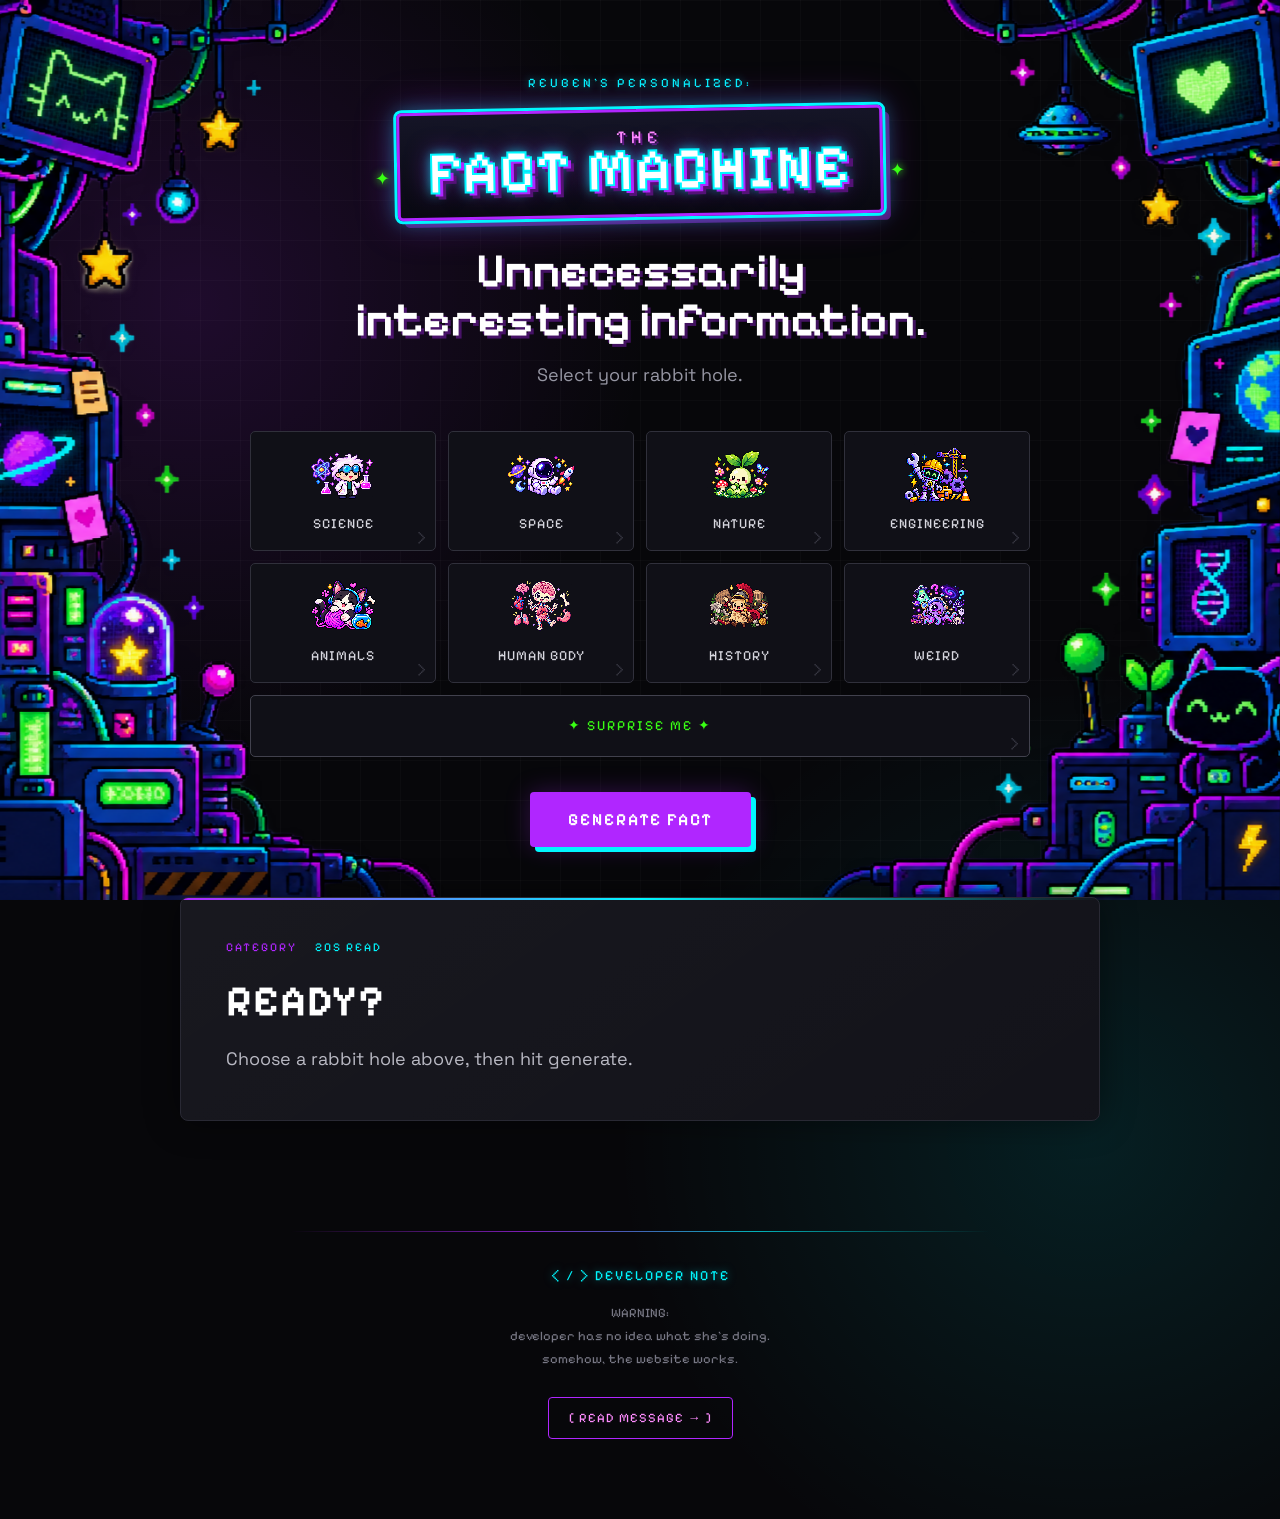
<file: index.html>
<!DOCTYPE html>
<html>

<head>
    <title>REUBEN'S FACT MACHINE</title>
 <link rel="icon" type="image/png" href="images/favicon.png">

    <link rel="preconnect" href="https://fonts.googleapis.com">
    <link rel="preconnect" href="https://fonts.gstatic.com" crossorigin>

    <link
        href="https://fonts.googleapis.com/css2?family=Pixelify+Sans:wght@400;500;600;700&family=Space+Grotesk:wght@400;500;600&display=swap"
        rel="stylesheet"
    >

    <link rel="stylesheet" href="style.css">
</head>

<body>

    <div class="arcadeOverlay"></div>
    

    <main>

        <p class="eyebrow">
            REUBEN'S PERSONALIZED:
        </p>


        <!-- ============================= -->
        <!-- FACT MACHINE LOGO             -->
        <!-- ============================= -->

        <div class="machineLogo">
            <span class="logoThe">THE</span>
            <span class="logoMain">FACT MACHINE</span>
        </div>


        <h1 class="mainTagline">
            Unnecessarily<br>
            interesting information.
        </h1>

        <p class="subtitle">
            Select your rabbit hole.
        </p>


        <!-- ============================= -->
        <!-- CATEGORIES                    -->
        <!-- ============================= -->

        <section class="categoryArea">

            <button
                class="categoryButton scienceCategory"
                data-category="SCIENCE"
            >
                <img
                    src="images/science.png"
                    class="categoryMascot"
                    alt=""
                >
                <span>SCIENCE</span>
            </button>


            <button
                class="categoryButton spaceCategory"
                data-category="SPACE"
            >
                <img
                    src="images/space.png"
                    class="categoryMascot"
                    alt=""
                >
                <span>SPACE</span>
            </button>


            <button
                class="categoryButton natureCategory"
                data-category="NATURE"
            >
                <img
                    src="images/nature.png"
                    class="categoryMascot"
                    alt=""
                >
                <span>NATURE</span>
            </button>


            <button
                class="categoryButton engineeringCategory"
                data-category="ENGINEERING"
            >
                <img
                    src="images/engineering.png"
                    class="categoryMascot"
                    alt=""
                >
                <span>ENGINEERING</span>
            </button>


            <button
                class="categoryButton animalsCategory"
                data-category="ANIMALS"
            >
                <img
                    src="images/animals.png"
                    class="categoryMascot"
                    alt=""
                >
                <span>ANIMALS</span>
            </button>


            <button
                class="categoryButton humanBodyCategory"
                data-category="HUMAN BODY"
            >
                <img
                    src="images/human-body.png"
                    class="categoryMascot"
                    alt=""
                >
                <span>HUMAN BODY</span>
            </button>


<button class="categoryButton historyCategory" data-category="HISTORY">
    <img src="images/history.png" class="categoryMascot" alt="">
    <span>HISTORY</span>
</button>

<button class="categoryButton weirdCategory" data-category="WEIRD">
    <img src="images/weird.png" class="categoryMascot" alt="">
    <span>WEIRD</span>
</button>


            <button
                class="categoryButton surprise"
                data-category="ALL"
            >
                ✦ SURPRISE ME ✦
            </button>

        </section>


        <!-- ============================= -->
        <!-- GENERATE FACT                 -->
        <!-- ============================= -->

        <button id="factButton">
            GENERATE FACT
        </button>


        <!-- ============================= -->
        <!-- FACT CARD                     -->
        <!-- ============================= -->

        <section id="factCard">

            <div class="factMeta">
                <span id="category">CATEGORY</span>
                <span id="readTime">20S READ</span>
            </div>

            <h2 id="factTitle">
                READY?
            </h2>

            <p id="factText">
                Choose a rabbit hole above, then hit generate.
            </p>

            <button
                id="readMoreButton"
                style="display: none;"
            >
                READ MORE →
            </button>

        </section>

    </main>


    <!-- ============================= -->
    <!-- DEVELOPER NOTE                -->
    <!-- ============================= -->

    <section class="developerSection">

        <div class="devDivider"></div>

        <p class="devLabel">
            &lt; / &gt; DEVELOPER NOTE
        </p>

        <p class="devWarning">
            WARNING:<br>
            developer has no idea what she's doing.<br>
            somehow, the website works.
        </p>

        <button id="openDevNote">
            [ READ MESSAGE → ]
        </button>

    </section>


    <!-- ============================= -->
    <!-- BIRTHDAY MESSAGE POPUP        -->
    <!-- ============================= -->

    <div id="devModal" class="devModal">

        <div class="devWindow">


            <!-- WINDOW HEADER -->

            <div class="devWindowTop">

                <span>
                    ♡ DEV_NOTE.txt
                </span>

                <button
                    id="closeDevNote"
                    class="devClose"
                >
                    ×
                </button>

            </div>


            <!-- MESSAGE -->

            <div class="devMessage">

                <p class="devTiny">
                    PRIVATE FILE // FOR REUBEN ONLY
                </p>


                <!-- MAIN PHOTO -->

                <div class="memoryPhoto mainMemoryPhoto">

                    <img
                        src="images/us/golden-hour.jpeg"
                        alt="Lincy and Reuben"
                    >

                    <span class="photoCaption">
                        successful_hinge_deployement.jpg 
                    </span>

                </div>


                <h2>
                    HAPPY BIRTHDAY, REUBEN ♡
                </h2>


                <p>
                    Okay, jokes aside.
                </p>

                <p>
                    I did, somehow, make you an entire website.
                </p>

                <p>
                    Considering I started this with approximately
                    zero idea what I was doing, the fact that you're
                    currently reading this means things have gone
                    suspiciously well.
                </p>


                <!-- TWO LITTLE PHOTOS -->

                <div class="photoRow">


                    <!-- FUNHOUSE MIRROR PHOTO -->

                    <div class="memoryPhoto polaroid rotateLeft">

                        <img
                            src="images/us/mirror.jpeg"
                            alt="Lincy and Reuben in a mirror"
                        >

                        <span class="photoCaption">
                            normal_couple_photo.png
                        </span>

                    </div>


                    <!-- PARK PHOTO -->

                    <div class="memoryPhoto polaroid rotateRight">

                        <img
                            src="images/us/park.jpeg"
                            alt="Lincy and Reuben at the park"
                        >

                        <span class="photoCaption">
                            touching_grass.exe
                        </span>

                    </div>

                </div>


                <!-- ============================= -->
                <!-- ACTUAL BIRTHDAY MESSAGE       -->
                <!-- ============================= -->

            <div class="actualBirthdayMessage">

    <p class="messageMarker">
        // DEVELOPER GETS SERIOUS FOR A SECOND
    </p>

    <p>
        Well, I guess you can call me a developer now...
        considering I've successfully made <em>you</em> develop
        feelings for me. Hehehe. Dad joke alert. I'm sorry.
    </p>

    <p>
        But all jokes aside, these past few months with you have
        been unimaginably beyond anything I thought a relationship
        could look like.
    </p>

    <p>
        I love how genuine you are with the things you say, and how
        you somehow know exactly what to say to instantly make me
        feel better. I love how reassuring you are when things get
        tough, and, maybe even more importantly, how you're slowly
        turning me into someone who gives a little less of a shit
        about what other people think of me — which is a trait I
        was desperately in need of.
    </p>

    <p>
        I spent an awful amount of time putting this whole thing
        together for you, so I hope you're proud of your newbie
        coder.
    </p>

    <p>
        And yes, I KNOW I fucked up by randomly bringing up what
        CSS is in Kanji Kadai when you were talking about website
        designing. In my defence, keeping this a secret while
        pretending I knew absolutely nothing was HARD. Thankfully,
        you don't dwell on random shit like I do, so somehow you
        didn't suspect anything.
    </p>

    <p>
        I also deliberately left some of the facts unread —
        specifically the ones that don't have a little personalised
        Reuben note in them — because I want to hear about them
        from you. So technically, there are parts of your own
        birthday gift that you know more about than I do.
    </p>

    <p>
        And I knowwww you're all about <em>functional gifts</em>
        and yada yada yada, while I'm very much a "look at this
        cute thing, it reminded me of you, therefore you must have
        it" person.
    </p>

    <p>
        But technically, this website is functional too. It's
        helping you gain knowledge. So really, I have successfully
        met your requirements and mine. :)
    </p>

    <p>
        Anyways, all jokes aside — properly this time — I genuinely
        just want you to feel as loved as I can possibly make you
        feel. This website, and everything else I've put together
        for you, is just a teensy little token of that.
    </p>

    <p>
        I hope we keep growing with each other, learning each other,
        influencing each other in all the best ways, and collecting
        a ridiculous number of little memories along the way.
    </p>

    <p class="birthdayEnding">
        Happy birthday, Reuben. ♡
    </p>

    <p class="emotionalQuota">
        [ EMOTIONAL VULNERABILITY QUOTA REACHED — CLOSING FILE ]
    </p>

</div>

                <!-- FINAL MIRROR PHOTO -->

                <div class="memoryPhoto finalMemoryPhoto">

                    <img
                        src="images/us/decathlon.jpeg"
                        alt="Lincy and Reuben taking a mirror picture"
                    >

                    <span class="photoCaption">
                        proof_we_need_more_mirror_pics.jpg
                    </span>

                </div>


                <!-- ACHIEVEMENT -->

                <div class="achievementBox">

                    <p>
                        STATUS:
                    </p>

                    <strong>
                        BOYFRIEND SUCCESSFULLY LEVELLED UP +1 YEAR
                    </strong>

                    <p>
                        ACHIEVEMENT UNLOCKED:
                    </p>

                    <strong>
                        SURVIVED ANOTHER YEAR
                    </strong>

                </div>


                <!-- SIGN OFF -->

                <p class="devSignoff">
                    ♡ PLAYER TWO: LINCY
                </p>

                <p class="devPS">
                    P.S. your actual gift is me, obviously.
                </p>

            </div>

        </div>

    </div>


    <!-- ============================= -->
    <!-- SCRIPTS                       -->
    <!-- ============================= -->

    <script src="facts.js"></script>
    <script src="script.js"></script>

</body>

</html>
</file>
<file: style.css>
@import url('https://fonts.googleapis.com/css2?family=Pixelify+Sans:wght@400;500;600;700&display=swap');

:root {
    --purple: #b026ff;
    --cyan: #00f7ff;
    --green: #39ff14;
    --pink: #ff2bd6;

    --black: #07070a;
    --panel: #101017;
    --panel2: #15151e;
    --white: #f5f5f5;
    --grey: #9696a3;
}

* {
    box-sizing: border-box;
}

html {
    scroll-behavior: smooth;
}

body {
    margin: 0;
    min-height: 100vh;

    background:
        radial-gradient(
            circle at 15% 20%,
            rgba(176, 38, 255, 0.14),
            transparent 28%
        ),
        radial-gradient(
            circle at 85% 75%,
            rgba(0, 247, 255, 0.10),
            transparent 30%
        ),
        var(--black);

    color: var(--white);
    font-family: "Space Grotesk", sans-serif;

    overflow-x: hidden;
}


/* subtle digital grid */

body::before {
    content: "";
    position: fixed;
    inset: 0;

    background-image:
        linear-gradient(rgba(255,255,255,0.025) 1px, transparent 1px),
        linear-gradient(90deg, rgba(255,255,255,0.025) 1px, transparent 1px);

    background-size: 40px 40px;

    pointer-events: none;
    z-index: -1;
}


/* main container */

main {
    width: min(920px, calc(100% - 40px));
    margin: auto;
    padding: 75px 0 100px;
}


/* top label */

.eyebrow {
    margin: 0 0 18px;

    font-family: "Pixelify Sans", sans-serif;
    font-size: 13px;
    letter-spacing: 3px;

    color: var(--cyan);

    text-shadow:
        0 0 8px rgba(0,247,255,0.5);
}


/* main heading */

h1 {
    margin: 0;

    max-width: 700px;

    font-family: "Pixelify Sans", sans-serif;
    font-size: clamp(38px, 6vw, 58px);
    line-height: 1.02;
    font-weight: 600;
    letter-spacing: -1px;

    color: white;

    text-shadow:
        3px 3px 0 rgba(176,38,255,0.35);
}


/* subtitle */

.subtitle {
    margin: 18px 0 45px;

    font-size: 18px;
    color: var(--grey);
}


/* CATEGORY AREA */

.categoryArea {
    display: grid;

    grid-template-columns: repeat(4, 1fr);

    gap: 12px;

    max-width: 780px;

    margin: 0 auto 28px;
}


/* category buttons */

.categoryButton {
    position: relative;

    min-height: 58px;

    padding: 12px 10px;

    background: var(--panel);

    border: 1px solid #30303b;
    border-radius: 5px;

    color: #d7d7df;

    font-family: "Pixelify Sans", sans-serif;
    font-size: 14px;
    letter-spacing: 1px;

    cursor: pointer;

    transition:
        transform 0.15s ease,
        border-color 0.15s ease,
        color 0.15s ease,
        background 0.15s ease,
        box-shadow 0.15s ease;
}


/* tiny retro corner */

.categoryButton::after {
    content: "›";

    position: absolute;
    right: 8px;
    bottom: 4px;

    font-family: "Pixelify Sans", sans-serif;

    color: #393944;

    transition: color 0.15s ease;
}


.categoryButton:hover {
    transform: translateY(-3px);

    border-color: var(--cyan);

    color: white;

    background: #111923;

    box-shadow:
        0 0 12px rgba(0,247,255,0.18),
        3px 3px 0 rgba(176,38,255,0.45);
}


.categoryButton:hover::after {
    color: var(--cyan);
}


/* selected category */

.categoryButton.selected {
    background: rgba(176,38,255,0.12);

    border-color: var(--purple);

    color: white;

    box-shadow:
        0 0 16px rgba(176,38,255,0.22),
        3px 3px 0 var(--cyan);
}


/* surprise button */

.categoryButton.surprise {
    grid-column: 1 / -1;

    min-height: 62px;

    border-color: #41414d;

    color: var(--green);

    letter-spacing: 2px;
}


.categoryButton.surprise:hover {
    border-color: var(--green);

    background: rgba(57,255,20,0.06);

    color: var(--green);

    box-shadow:
        0 0 18px rgba(57,255,20,0.18),
        3px 3px 0 var(--purple);
}


/* GENERATE FACT */

#factButton {
    display: block;

    margin: 35px auto 50px;

    padding: 17px 38px;

    background: var(--purple);

    border: none;
    border-radius: 4px;

    color: white;

    font-family: "Pixelify Sans", sans-serif;
    font-size: 17px;
    font-weight: 600;
    letter-spacing: 2px;

    cursor: pointer;

    box-shadow:
        5px 5px 0 var(--cyan),
        0 0 25px rgba(176,38,255,0.25);

    transition:
        transform 0.12s ease,
        box-shadow 0.12s ease,
        background 0.12s ease;
}


#factButton:hover {
    background: #c13cff;

    transform: translate(2px, 2px);

    box-shadow:
        3px 3px 0 var(--cyan),
        0 0 30px rgba(176,38,255,0.35);
}


#factButton:active {
    transform: translate(5px, 5px);

    box-shadow:
        0 0 10px rgba(176,38,255,0.3);
}


/* FACT CARD */

#factCard {
    position: relative;

    padding: 42px 45px 45px;

    background:
        linear-gradient(
            145deg,
            rgba(255,255,255,0.035),
            rgba(255,255,255,0.01)
        ),
        var(--panel);

    border: 1px solid #292934;
    border-radius: 8px;

    box-shadow:
        0 0 35px rgba(0,0,0,0.45);

    overflow: hidden;
}


/* neon line on top */

#factCard::before {
    content: "";

    position: absolute;

    top: 0;
    left: 0;
    right: 0;

    height: 2px;

    background:
        linear-gradient(
            90deg,
            var(--purple),
            var(--cyan),
            transparent
        );
}


/* metadata */

.factMeta {
    display: flex;
    gap: 18px;

    margin-bottom: 25px;

    font-family: "Pixelify Sans", sans-serif;
    font-size: 12px;
    letter-spacing: 2px;
}


.factMeta span:first-child {
    color: var(--purple);
}


.factMeta span:last-child {
    color: var(--cyan);
}


/* fact title */

#factTitle {
    margin: 0 0 20px;

    font-family: "Pixelify Sans", sans-serif;
    font-size: clamp(28px, 5vw, 43px);
    line-height: 1.05;

    color: white;
}


/* fact preview */

#factText {
    max-width: 720px;

    margin: 0;

    font-size: 18px;
    line-height: 1.7;

    color: #b9b9c3;
}


/* READ MORE */

#readMoreButton {
    margin-top: 32px;

    padding: 10px 0;

    background: none;

    border: none;

    color: var(--cyan);

    font-family: "Pixelify Sans", sans-serif;
    font-size: 13px;
    letter-spacing: 1px;

    cursor: pointer;

    transition:
        color 0.15s ease,
        transform 0.15s ease;
}


#readMoreButton:hover {
    color: var(--purple);

    transform: translateX(5px);
}


/* MOBILE */

@media (max-width: 700px) {

    main {
        width: min(100% - 24px, 920px);
        padding-top: 45px;
    }

    .categoryArea {
        grid-template-columns: repeat(2, 1fr);
    }

    .categoryButton.surprise {
        grid-column: 1 / -1;
    }

    #factCard {
        padding: 32px 25px;
    }
}


@media (max-width: 480px) {

    h1 {
        font-size: 38px;
    }

    .categoryButton {
        min-height: 54px;
        font-size: 12px;
    }

    #factButton {
        width: 100%;
    }

    #factCard {
        padding: 28px 20px;
    }
} #factTitle {
    letter-spacing: 1px;
}
/* CATEGORY MASCOTS */

.categoryButton.scienceCategory,
.categoryButton.spaceCategory,
.categoryButton.natureCategory,
.categoryButton.engineeringCategory,
.categoryButton.animalsCategory,
.categoryButton.humanBodyCategory,
.categoryButton.historyCategory,
.categoryButton.weirdCategory {
    min-height: 120px;
    padding: 78px 10px 12px;
}

.categoryMascot {
    position: absolute;
    width: 82px;
    height: 82px;
    object-fit: contain;

    top: -10px;
    left: 50%;
    transform: translateX(-50%);

    image-rendering: pixelated;

    transition:
        transform 0.2s ease,
        filter 0.2s ease;
}

.categoryButton:hover .categoryMascot {
    transform: translateX(-50%) translateY(-5px) scale(1.08);

    filter:
        drop-shadow(0 0 7px rgba(176, 38, 255, 0.8))
        drop-shadow(0 0 12px rgba(0, 247, 255, 0.4));
}
/* ============================= */
/* FACT MACHINE ARCADE LOGO      */
/* ============================= */

.machineLogo {
    position: relative;
    width: fit-content;
    margin: 18px 0 30px;
    padding: 14px 28px 17px;

    font-family: "Pixelify Sans", sans-serif;
    text-align: center;

    background:
        linear-gradient(
            180deg,
            #151527,
            #090911
        );

    border: 3px solid #b026ff;
    border-radius: 5px;

    box-shadow:
        0 0 0 3px #00f7ff,
        0 0 20px rgba(0, 247, 255, 0.45),
        0 0 40px rgba(176, 38, 255, 0.35),
        7px 7px 0 #541276;

    transform: rotate(-1deg);
}

.machineLogo::before,
.machineLogo::after {
    content: "✦";
    position: absolute;

    top: 50%;

    color: #39ff14;
    font-size: 18px;

    text-shadow:
        0 0 8px #39ff14;
}

.machineLogo::before {
    left: -25px;
}

.machineLogo::after {
    right: -25px;
}

.logoThe {
    display: block;

    margin-bottom: -5px;

    font-size: 18px;
    letter-spacing: 5px;

    color: #ff8cff;

    text-shadow:
        2px 2px 0 #5c147a;
}

.logoMain {
    display: block;

    font-size: clamp(34px, 6vw, 60px);
    font-weight: 700;
    line-height: 0.9;
    letter-spacing: 2px;

    color: white;

    -webkit-text-stroke: 2px #00f7ff;

    text-shadow:
        3px 3px 0 #b026ff,
        6px 6px 0 #541276,
        0 0 12px rgba(0, 247, 255, 0.8),
        0 0 24px rgba(176, 38, 255, 0.6);
}

.mainTagline {
    margin-top: 25px;
    font-size: clamp(30px, 5vw, 48px);
}
.machineLogo {
    margin-left: auto;
    margin-right: auto;
}
.mainTagline,
.subtitle,
.eyebrow {
    text-align: center;
    margin-left: auto;
    margin-right: auto;
}
/* MASCOT CATEGORY LABELS */

.categoryButton.scienceCategory span,
.categoryButton.spaceCategory span,
.categoryButton.natureCategory span,
.categoryButton.engineeringCategory span,
.categoryButton.animalsCategory span,
.categoryButton.humanBodyCategory span,
.categoryButton.historyCategory span,
.categoryButton.weirdCategory span {
    display: block;
    position: relative;
    z-index: 2;

    font-family: "Pixelify Sans", sans-serif;
    font-size: 14px;
    letter-spacing: 1px;
    color: inherit;
}

.categoryMascot {
    top: 5px;
    width: 72px;
    height: 72px;
}
/* ============================= */
/* ARCADE SCREEN OVERLAY         */
/* ============================= */

.arcadeOverlay {
    position: fixed;
    inset: 0;

    background-image: url("images/arcade/arcade-overlay.png");
    background-size: cover;
    background-position: center;
    background-repeat: no-repeat;

    pointer-events: none;

    z-index: 0;
}

main {
    position: relative;
    z-index: 1;
}
/* ============================= */
/* DEVELOPER NOTE                */
/* ============================= */

.developerSection {
    width: min(700px, calc(100% - 40px));
    margin: 10px auto 80px;
    text-align: center;
}

.devDivider {
    height: 1px;
    margin-bottom: 35px;

    background: linear-gradient(
        90deg,
        transparent,
        #b026ff,
        #00f7ff,
        transparent
    );

    opacity: 0.7;
}

.devLabel {
    margin-bottom: 18px;

    font-family: "Pixelify Sans", sans-serif;
    font-size: 14px;
    letter-spacing: 2px;

    color: #00f7ff;

    text-shadow:
        0 0 8px rgba(0, 247, 255, 0.5);
}

.devWarning {
    margin-bottom: 25px;

    font-family: "Pixelify Sans", sans-serif;
    font-size: 13px;
    line-height: 1.8;

    color: #777784;
}

#openDevNote {
    padding: 12px 20px;

    background: transparent;

    border: 1px solid #b026ff;
    border-radius: 4px;

    color: #ff8cff;

    font-family: "Pixelify Sans", sans-serif;
    font-size: 13px;
    letter-spacing: 1px;

    cursor: pointer;

    transition:
        transform 0.15s ease,
        box-shadow 0.15s ease,
        color 0.15s ease;
}

#openDevNote:hover {
    transform: translateY(-2px);

    color: white;

    box-shadow:
        0 0 15px rgba(176, 38, 255, 0.35),
        3px 3px 0 #00f7ff;
}


/* ============================= */
/* DEV NOTE POPUP                */
/* ============================= */

.devModal {
    position: fixed;
    inset: 0;

    display: flex;
    justify-content: center;
    align-items: center;

    padding: 25px;

    background: rgba(3, 3, 8, 0.88);
    backdrop-filter: blur(8px);

    opacity: 0;
    visibility: hidden;

    transition:
        opacity 0.25s ease,
        visibility 0.25s ease;

    z-index: 9999;
}

.devModal.show {
    opacity: 1;
    visibility: visible;
}

.devWindow {
    width: min(680px, 100%);
    max-height: 88vh;

    overflow-y: auto;

    background:
        linear-gradient(
            145deg,
            rgba(176, 38, 255, 0.08),
            transparent 35%
        ),
        #101017;

    border: 2px solid #b026ff;
    border-radius: 7px;

    box-shadow:
        0 0 0 2px #00f7ff,
        0 0 35px rgba(176, 38, 255, 0.35);
}


/* fake computer window */

.devWindowTop {
    position: sticky;
    top: 0;

    display: flex;
    justify-content: space-between;
    align-items: center;

    padding: 11px 15px;

    background: #171720;

    border-bottom: 1px solid #343440;

    font-family: "Pixelify Sans", sans-serif;
    font-size: 13px;
    letter-spacing: 1px;

    color: #00f7ff;

    z-index: 2;
}

.devClose {
    background: none;
    border: none;

    color: #ff8cff;

    font-size: 24px;
    line-height: 1;

    cursor: pointer;
}


/* actual message */

.devMessage {
    padding: 45px 50px 50px;

    font-family: "Space Grotesk", sans-serif;
    font-size: 16px;
    line-height: 1.75;

    color: #c7c7d0;
}

.devMessage h2 {
    margin: 30px 0 25px;

    text-align: center;

    font-family: "Pixelify Sans", sans-serif;
    font-size: 30px;

    color: white;

    text-shadow:
        2px 2px 0 #b026ff;
}

.devTiny {
    margin-bottom: 30px;

    text-align: center;

    font-family: "Pixelify Sans", sans-serif;
    font-size: 11px;
    letter-spacing: 2px;

    color: #39ff14;
}


/* PLACEHOLDER PHOTOS */

.placeholderPhoto {
    display: flex;
    justify-content: center;
    align-items: center;

    min-height: 190px;

    background:
        linear-gradient(
            135deg,
            #181824,
            #242435
        );

    border: 1px dashed #565666;

    color: #686878;

    font-family: "Pixelify Sans", sans-serif;
    font-size: 12px;
    letter-spacing: 2px;
}

.mainPhoto {
    width: min(390px, 100%);
    margin: auto;

    min-height: 240px;

    border: 7px solid white;

    box-shadow:
        6px 6px 0 rgba(176, 38, 255, 0.55);

    transform: rotate(-1deg);
}


/* POLAROIDS */

.photoRow {
    display: flex;
    justify-content: center;
    gap: 30px;

    margin: 45px 0;
}

.polaroid {
    width: 190px;

    padding: 8px 8px 4px;

    background: #f5f5f5;

    box-shadow:
        5px 6px 0 rgba(0, 247, 255, 0.25);
}

.polaroid .placeholderPhoto {
    min-height: 170px;
}

.polaroid p {
    margin: 8px 0 4px;

    text-align: center;

    font-family: "Pixelify Sans", sans-serif;
    font-size: 12px;

    color: #17171d;
}

.rotateLeft {
    transform: rotate(-4deg);
}

.rotateRight {
    transform: rotate(4deg);
}


/* ACHIEVEMENT */

.achievementBox {
    margin: 45px 0 35px;
    padding: 24px;

    text-align: center;

    background: rgba(57, 255, 20, 0.035);

    border: 1px solid #39ff14;

    box-shadow:
        4px 4px 0 rgba(176, 38, 255, 0.5);
}

.achievementBox p {
    margin: 10px 0 5px;

    font-family: "Pixelify Sans", sans-serif;
    font-size: 11px;
    letter-spacing: 2px;

    color: #39ff14;
}

.achievementBox strong {
    font-family: "Pixelify Sans", sans-serif;
    font-size: 14px;

    color: white;
}

.devSignoff {
    margin-top: 40px;

    text-align: center;

    font-family: "Pixelify Sans", sans-serif;

    color: #ff8cff;
}

.devPS {
    text-align: center;
    font-size: 14px;
    font-style: italic;

    color: #92929e;
}


/* MOBILE */

@media (max-width: 600px) {

    .devMessage {
        padding: 35px 22px 40px;
    }

    .photoRow {
        gap: 15px;
    }

    .polaroid {
        width: 45%;
    }

    .polaroid .placeholderPhoto {
        min-height: 125px;
    }

}
/* FIX SECOND ROW MASCOT SIZING */

.animalsCategory .categoryMascot,
.humanBodyCategory .categoryMascot {
    width: 68px;
    height: 68px;
    top: 7px;
}
/* ============================= */
/* REAL DEV NOTE PHOTOS          */
/* ============================= */

.memoryPhoto {
    overflow: hidden;

    background: #f5f5f5;

    padding: 8px 8px 12px;

    box-shadow:
        5px 6px 0 rgba(0, 247, 255, 0.25);
}

.memoryPhoto img {
    display: block;

    width: 100%;

    object-fit: cover;
}


/* MAIN OPENING PHOTO */

.mainMemoryPhoto {
    width: min(430px, 100%);

    margin:
        0 auto 38px;

    transform: rotate(-1.5deg);

    box-shadow:
        7px 7px 0 rgba(176, 38, 255, 0.55);
}

.mainMemoryPhoto img {
    height: 280px;

    object-position: center;
}


/* PHOTO CAPTIONS */

.photoCaption {
    display: block;

    padding:
        10px 4px 2px;

    text-align: center;

    font-family:
        "Pixelify Sans",
        sans-serif;

    font-size: 12px;

    color: #18181f;
}


/* TWO SMALL POLAROIDS */

.photoRow {
    display: flex;

    justify-content: center;
    align-items: center;

    gap: 28px;

    margin:
        50px 0;
}

.photoRow .polaroid {
    width: 210px;

    padding:
        8px 8px 10px;
}

.photoRow .polaroid img {
    height: 220px;
}


/* MIRROR PHOTO */

.finalMemoryPhoto {
    width: min(340px, 85%);

    margin:
        50px auto;

    transform: rotate(2deg);

    box-shadow:
        -6px 6px 0 rgba(255, 43, 214, 0.3);
}

.finalMemoryPhoto img {
    height: 360px;

    object-position: center;
}


/* HEARTFELT SECTION */

.actualBirthdayMessage {
    position: relative;

    margin:
        55px 0;

    padding:
        30px 28px;

    background:
        rgba(176, 38, 255, 0.055);

    border-left:
        2px solid #ff8cff;
}

.messageMarker {
    margin:
        0 0 22px !important;

    font-family:
        "Pixelify Sans",
        sans-serif;

    font-size: 11px;

    letter-spacing: 1px;

    color: #ff8cff;
}


/* MOBILE */

@media (max-width: 600px) {

    .mainMemoryPhoto img {
        height: 220px;
    }

    .photoRow {
        gap: 14px;
    }

    .photoRow .polaroid {
        width: 47%;
    }

    .photoRow .polaroid img {
        height: 160px;
    }

    .photoCaption {
        font-size: 10px;
    }

    .finalMemoryPhoto img {
        height: 300px;
    }

    .actualBirthdayMessage {
        padding:
            25px 20px;
    }
}
.photoRow .rotateLeft img {
    height: 250px;
    object-position: center 25%;
}
/* KEEP OUR HEADS IN THE FUNHOUSE MIRROR PHOTO */

.photoRow .rotateLeft img {
    height: 250px;
    object-position: center 20%;
}
/* MAKE TOUCHING GRASS PHOTO WIDER */

.photoRow .rotateRight {
    width: 270px;
}

.photoRow .rotateRight img {
    height: 180px;
    object-position: center;
}

/* ============================= */
/* FINAL CATEGORY ALIGNMENT      */
/* ============================= */

/* Keep all category labels on the same baseline */
.categoryButton.scienceCategory span,
.categoryButton.spaceCategory span,
.categoryButton.natureCategory span,
.categoryButton.engineeringCategory span,
.categoryButton.animalsCategory span,
.categoryButton.humanBodyCategory span,
.categoryButton.historyCategory span,
.categoryButton.weirdCategory span {
    display: block;
    position: relative;
    z-index: 2;
    font-family: "Pixelify Sans", sans-serif;
    font-size: 14px;
    letter-spacing: 1px;
    color: inherit;
}

/* Match the second-row mascot sizing */
.animalsCategory .categoryMascot,
.humanBodyCategory .categoryMascot,
.historyCategory .categoryMascot,
.weirdCategory .categoryMascot {
    width: 68px;
    height: 68px;
    top: 7px;
    object-fit: contain;
}
/* ============================= */
/* DOMAIN OVERLAYS               */
/* ============================= */

.domainOverlay {
    position: fixed;
    inset: 0;

    background-size: cover;
    background-position: center;
    background-repeat: no-repeat;

    pointer-events: none;

    opacity: 0;

    transition: opacity 0.35s ease;

    z-index: 0;
}

.domainOverlay.show {
    opacity: 0.72;
}

/* keep actual website above decorations */

main,
.developerSection {
    position: relative;
    z-index: 1;
}
/* DEV NOTE MESSAGE ENDING */

.birthdayEnding {
    margin-top: 32px !important;

    text-align: center;

    font-family: "Pixelify Sans", sans-serif;
    font-size: 18px;

    color: white;

    text-shadow:
        2px 2px 0 #b026ff;
}

.emotionalQuota {
    margin-top: 30px !important;

    text-align: center;

    font-family: "Pixelify Sans", sans-serif;
    font-size: 10px;

    letter-spacing: 1px;

    color: #39ff14;
}
</file>
<file: fact.css>
:root {
    --neon-purple: #b026ff;
    --neon-cyan: #00f7ff;
    --neon-green: #39ff14;
    --dark: #0d0d0d;
    --card: #141414;
    --text: #f2f2f2;
    --muted: #b8b8b8;
}

* {
    box-sizing: border-box;
}

body {
    margin: 0;
    background:
        radial-gradient(circle at 80% 10%, rgba(0, 247, 255, 0.10), transparent 30%),
        radial-gradient(circle at 10% 80%, rgba(176, 38, 255, 0.10), transparent 30%),
        var(--dark);

    color: var(--text);
    font-family: "Space Grotesk", sans-serif;
    min-height: 100vh;
}

.factPage {
    width: min(900px, calc(100% - 40px));
    margin: auto;
    padding: 50px 0 100px;
}

/* BACK BUTTON */

.backButton {
    display: inline-block;

    color: var(--neon-cyan);
    text-decoration: none;

    font-family: "Pixelify Sans", sans-serif;
    font-size: 14px;
    letter-spacing: 1px;

    margin-bottom: 50px;

    transition: 0.15s;
}

.backButton:hover {
    color: var(--neon-purple);
    transform: translateX(-4px);
}


/* MAIN ARTICLE */

.fullFact {
    background: rgba(20, 20, 20, 0.92);

    border: 1px solid #333;
    border-radius: 14px;

    padding: 55px;

    box-shadow:
        0 0 40px rgba(0, 247, 255, 0.06),
        0 0 80px rgba(176, 38, 255, 0.05);
}


/* CATEGORY + READ TIME */

.fullFactMeta {
    display: flex;
    gap: 20px;

    margin-bottom: 30px;

    font-family: "Pixelify Sans", sans-serif;
    font-size: 13px;
    letter-spacing: 3px;
}

.fullFactMeta span:first-child {
    color: var(--neon-purple);
}

.fullFactMeta span:last-child {
    color: var(--neon-cyan);
}


/* TITLE */

.fullFact h1 {
    margin: 0;

    font-family: "Pixelify Sans", sans-serif;
    font-size: clamp(38px, 6vw, 68px);
    line-height: 0.98;

    letter-spacing: 1px;

    max-width: 850px;
}


/* INTRO */

.intro {
    margin: 35px 0 45px;

    max-width: 760px;

    font-size: 21px;
    line-height: 1.65;

    color: #c9c9c9;
}


/* HERO IMAGE */

.heroImage {
    display: block;

    width: 100%;
    max-height: 520px;

    object-fit: cover;

    border-radius: 10px;

    border: 1px solid #333;

    margin-bottom: 60px;

    box-shadow:
        0 0 30px rgba(0, 247, 255, 0.08);
}


/* SECTIONS */

.factSection {
    max-width: 720px;

    margin: 0 auto 55px;
}

.factSection h2 {
    margin: 0 0 18px;

    font-family: "Pixelify Sans", sans-serif;
    font-size: 22px;
    letter-spacing: 2px;

    color: var(--neon-cyan);
}

.factSection p {
    margin: 0 0 22px;

    font-family: "Space Grotesk", sans-serif;
    font-size: 18px;
    line-height: 1.8;

    color: var(--muted);
}

.factSection strong {
    color: white;
}


/* SOURCE */

.source {
    margin-top: 70px;
    padding-top: 25px;

    border-top: 1px solid #292929;

    font-family: "Pixelify Sans", sans-serif;
    font-size: 11px;
    letter-spacing: 1.5px;

    color: #666;
}


/* MOBILE */

@media (max-width: 650px) {

    .factPage {
        width: min(100% - 24px, 900px);
        padding-top: 25px;
    }

    .fullFact {
        padding: 30px 22px;
    }

    .backButton {
        margin-bottom: 30px;
    }

    .fullFact h1 {
        font-size: 38px;
    }

    .intro {
        font-size: 18px;
    }

    .factSection p {
        font-size: 17px;
    }
} body,
.intro,
.factSection p {
    font-family: "Space Grotesk", sans-serif;
}
/* ------------------------------ */
/* KNOWLEDGE POWER UP             */
/* ------------------------------ */

.powerUp {
    position: fixed;
    inset: 0;

    display: flex;
    align-items: center;
    justify-content: center;

    padding: 25px;

    background: rgba(5, 5, 10, 0.82);
    backdrop-filter: blur(7px);

    opacity: 0;
    visibility: hidden;

    z-index: 1000;

    transition:
        opacity 0.25s ease,
        visibility 0.25s ease;
}


.powerUp.show {
    opacity: 1;
    visibility: visible;
}


.powerUpBox {
    position: relative;

    width: min(430px, 100%);

    padding: 45px 35px;

    text-align: center;

    background: #0d0d13;

    border: 2px solid #00f7ff;

    border-radius: 8px;

    box-shadow:
        6px 6px 0 #b026ff,
        0 0 35px rgba(0, 247, 255, 0.25);

    transform: scale(0.7);

    transition:
        transform 0.35s cubic-bezier(.17,.89,.32,1.4);
}


.powerUp.show .powerUpBox {
    transform: scale(1);
}


.powerIcon {
    font-size: 45px;

    margin-bottom: 15px;

    animation: powerBounce 0.7s infinite alternate;
}


@keyframes powerBounce {

    from {
        transform: translateY(0);
    }

    to {
        transform: translateY(-7px);
    }

}


.powerLabel {
    margin: 0 0 25px;

    font-family: "Pixelify Sans", sans-serif;
    font-size: 17px;

    letter-spacing: 3px;

    color: #39ff14;

    text-shadow:
        0 0 12px rgba(57, 255, 20, 0.5);
}


/* BATTERY */

.battery {
    position: relative;

    width: 250px;
    max-width: 85%;

    height: 38px;

    margin: 0 auto 14px;

    padding: 5px;

    border: 3px solid white;

    border-radius: 4px;
}


.battery::after {
    content: "";

    position: absolute;

    right: -10px;
    top: 9px;

    width: 7px;
    height: 14px;

    background: white;

    border-radius: 0 2px 2px 0;
}


.batteryFill {
    width: 0%;
    height: 100%;

    background:
        repeating-linear-gradient(
            90deg,
            #39ff14 0,
            #39ff14 12px,
            transparent 12px,
            transparent 15px
        );

    transition: width 0.8s ease;

    filter:
        drop-shadow(0 0 6px rgba(57,255,20,0.8));
}


.knowledgeCount {
    margin: 0 0 28px;

    font-family: "Pixelify Sans", sans-serif;
    font-size: 13px;

    letter-spacing: 2px;

    color: #8f8f9b;
}


.powerUpBox h2 {
    margin: 0;

    font-family: "Pixelify Sans", sans-serif;

    font-size: 28px;
    line-height: 1.1;

    color: white;
}
/* ============================= */
/* FACT DOMAIN OVERLAY           */
/* ============================= */

.factDomainOverlay {
    position: fixed;
    inset: 0;

    background-size: cover;
    background-position: center;
    background-repeat: no-repeat;

    pointer-events: none;

    opacity: 1;

    z-index: 0;
}

/* KEEP FACT CONTENT ABOVE OVERLAY */

.factPage,
.factContainer,
main {
    position: relative;
    z-index: 1;
}
</file>
